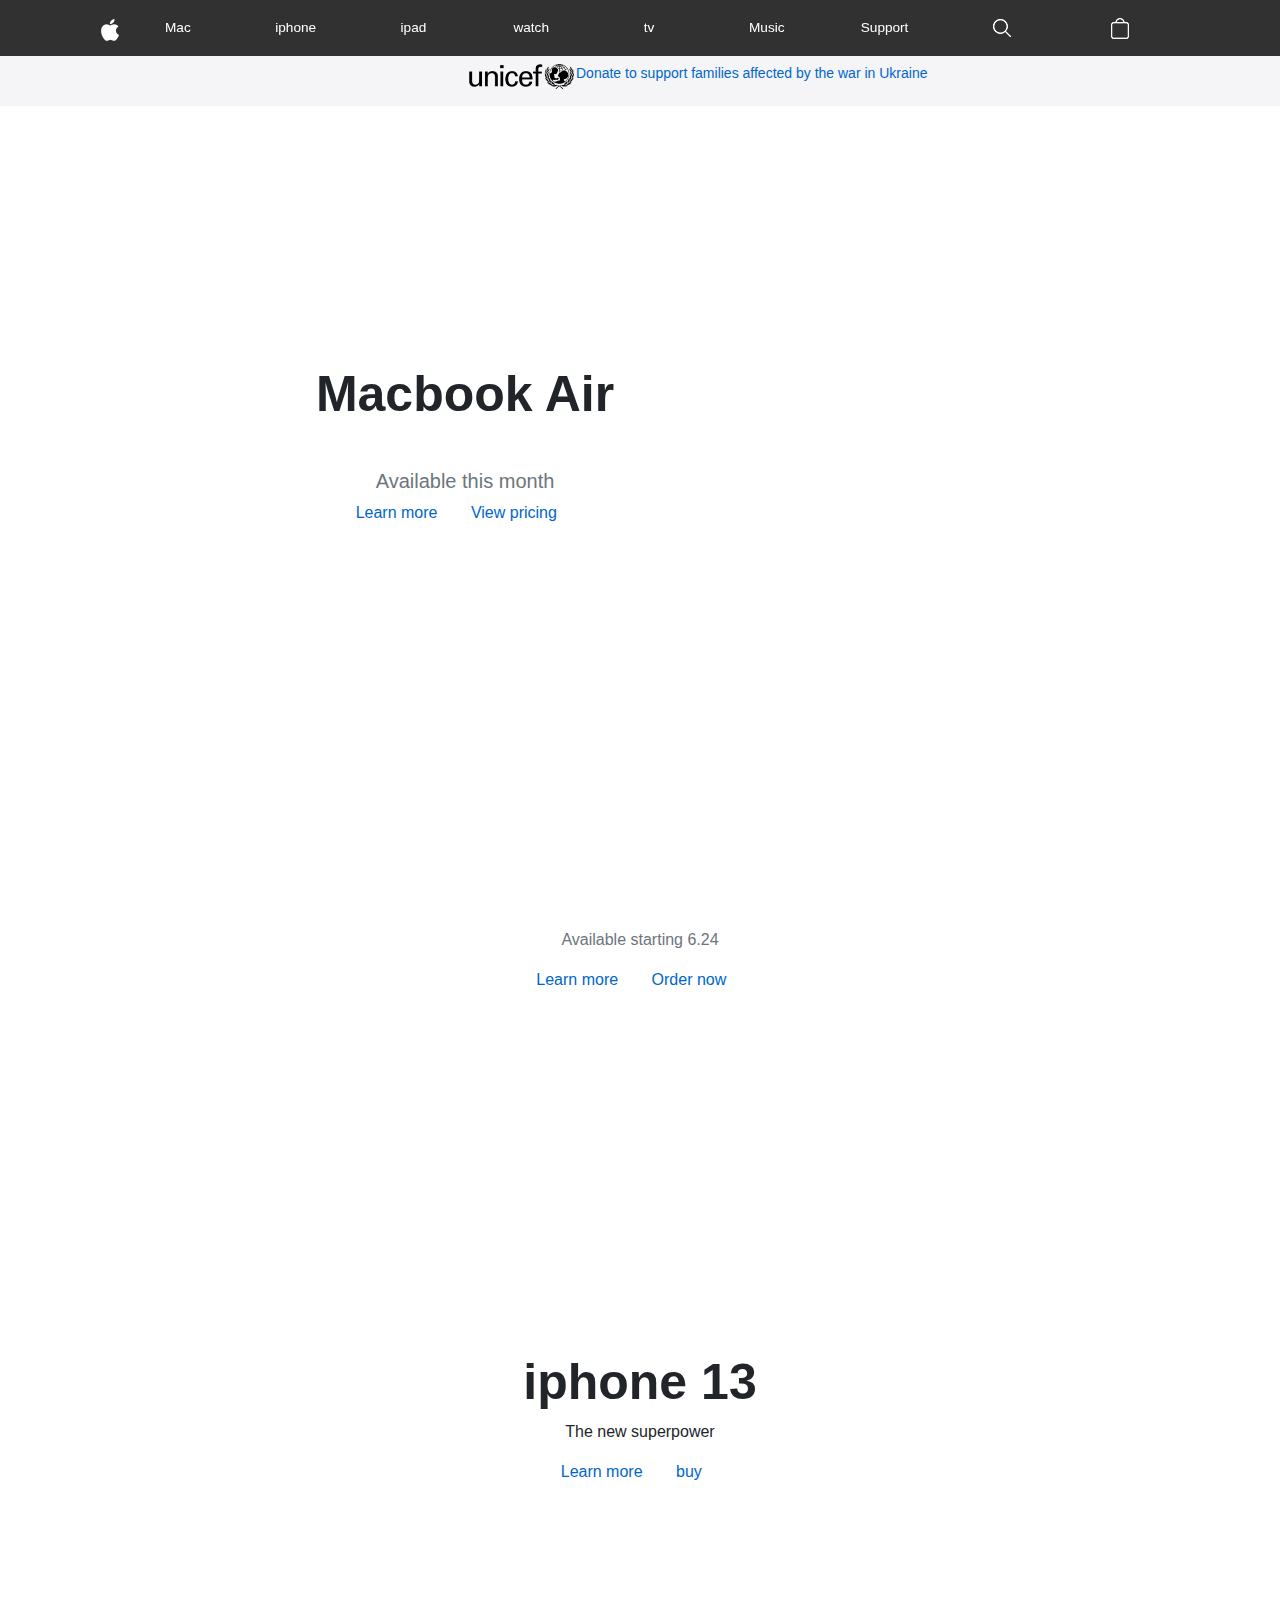
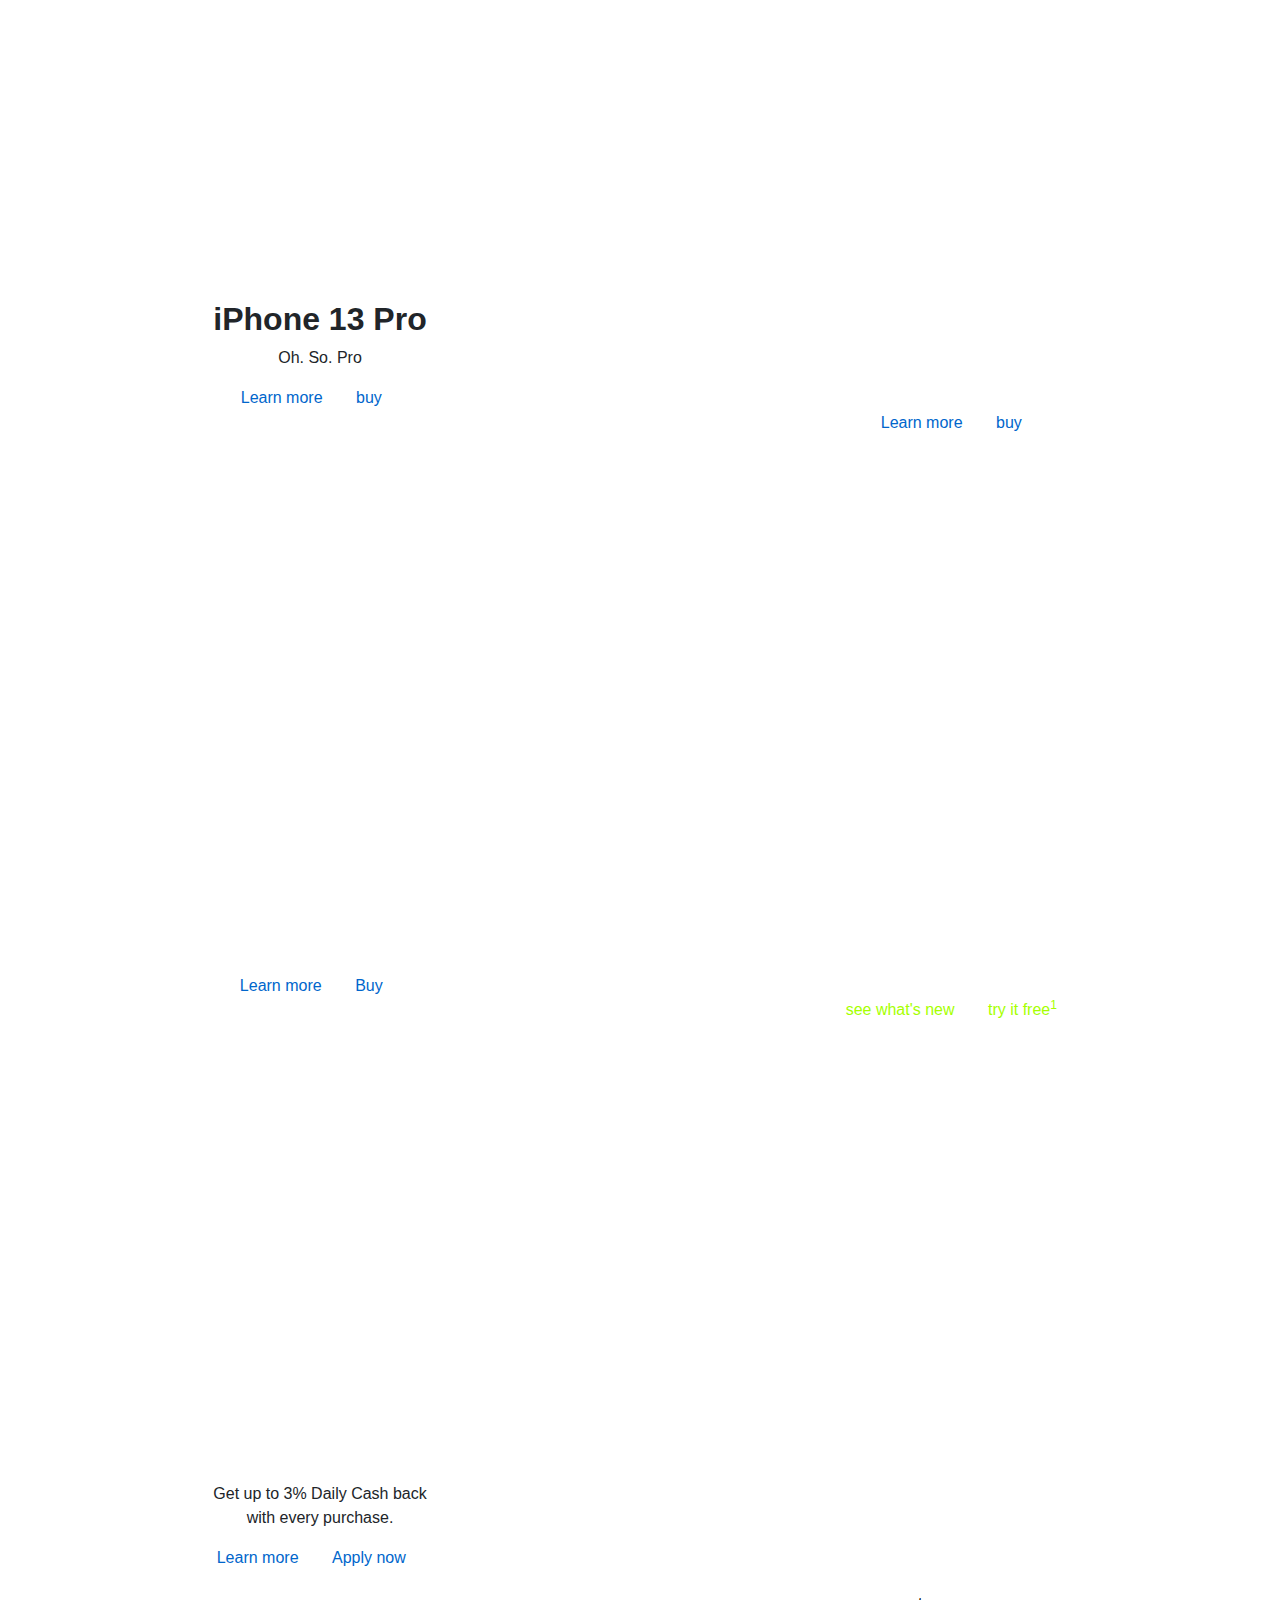
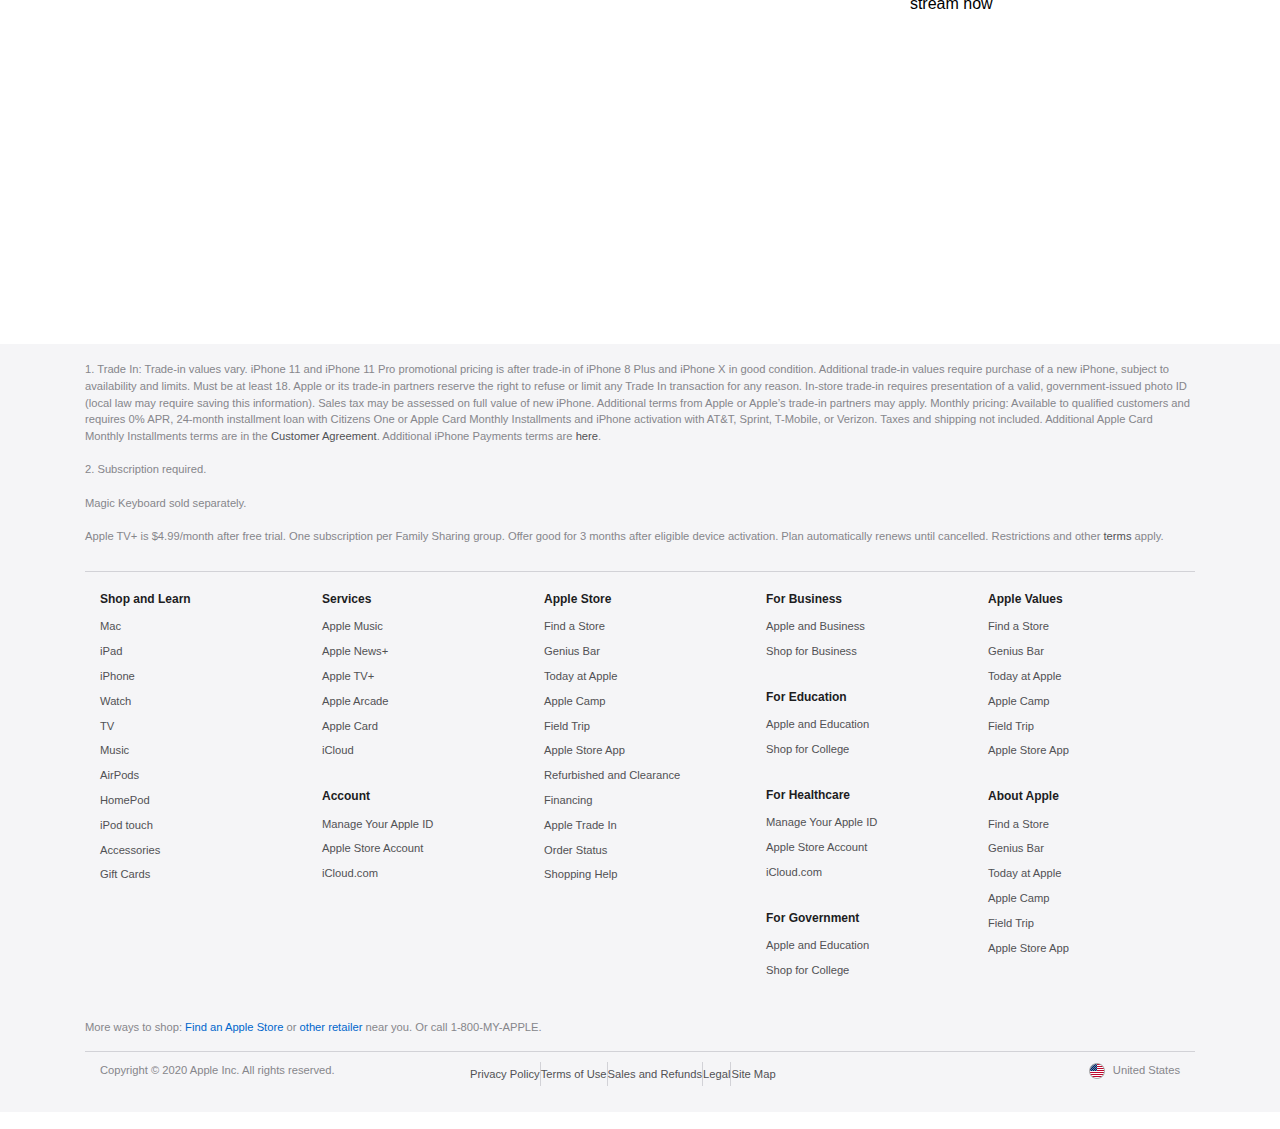
<file: Resources/index.html>
<!DOCTYPE html>
<html>

<head>
  <title>Apple Responsive Replica</title>

  <!-- Some meta tags -->
  <meta charset="utf-8" />
  <meta name="viewport" content="width=device-width, initial-scale=1, shrink-to-fit=no" />
  <meta name="title" content="Apple Responsive Replica" />
  <meta name="description" content="A responsive replica of Apple's website" />
  <link rel='icon' href='images/icons/favicon.ico' type='image/x-icon' />

  <!-- Link to the Font-Awesome Font -->
  <link rel="stylesheet" href="https://maxcdn.bootstrapcdn.com/font-awesome/4.6.2/css/font-awesome.min.css" />

  <!-- Link to Montserrat font from Google Fonts-->
  <link
    href="https://fonts.googleapis.com/css?family=Montserrat:200,200i,300,300i,400,600,600i,700,700i,800,800i,900,900i&display=swap"
    rel="stylesheet" />

  <!-- Styles -->
  <!-- Bootstrap Styles -->
  <link rel="stylesheet" type="text/css" href="css/bootstrap.css" />
  <!-- Custom Styles -->
  <link rel="stylesheet" type="text/css" href="css/styles.css" />
</head>

<body>
  <!-- Header navigation -->
  <div class="nav-wrapper fixed-top">
    <div class="container">
      <nav class="navbar navbar-toggleable-sm navbar-expand-md">
        <button class="navbar-toggler navbar-toggler-right" type="button" data-toggle="collapse"
          data-target=".navbar-collapse">
          ☰
        </button>
        <a class="navbar-brand mx-auto" href="#"><img src="images/icons/logo-sm.png" /></a>

        <div class="navbar-collapse collapse">
          <ul class="navbar-nav nav-justified w-100 nav-fill">
            <li class="nav-item">
              <a class="nav-link js-scroll-trigger" href="/mac/">Mac</a>
            </li>
            <li class="nav-item">
              <a class="nav-link js-scroll-trigger" href="#">iphone</a>
            </li>
            <li class="nav-item">
              <a class="nav-link js-scroll-trigger" href="#">ipad</a>
            </li>
            <li class="nav-item">
              <a class="nav-link js-scroll-trigger" href="#">watch</a>
            </li>
            <li class="nav-item">
              <a class="nav-link js-scroll-trigger" href="#">tv</a>
            </li>
            <li class="nav-item">
              <a class="nav-link js-scroll-trigger" href="#">Music</a>
            </li>
            <li class="nav-item">
              <a class="nav-link js-scroll-trigger" href="#">Support</a>
            </li>
            <li class="nav-item">
              <a class="nav-link js-scroll-trigger" href="/search/"><img src="images/icons/search-icon-sm.png" /></a>
            </li>
            <li class="nav-item">
              <a class="nav-link js-scroll-trigger" href="/cart/"><img src="images/icons/cart-sm.png" /></a>
            </li>
          </ul>
        </div>
      </nav>
    </div>
  </div>
  <!-- Your code goes in here -->
  <!--unicef start here  -->
  <div class="container-fluid px-0 ">
    <div class="unicef-wrapper d-md-flex">
      <div class="unicef-logo"></div>
      <div class="unicef-text "><a href="#">Donate to support families affected by the war in Ukraine</a></div>
    </div>
    <!-- unicef end here -->

    <!--first body section starts here -->
    <div class="main-highlight-wrapper text-center">
      <h2 class="pt-5 font-weight-bold">Macbook Air</h2>
      <h3></h3>
      <p class="text-muted h5">Available this month</p>

      <ul class="links-wrapper list-unstyled d-flex justify-content-center">
        <li class="pr-2"><a href="#">Learn more</a></li>
        <li class="pl-2"><a href="#">View pricing</a></li>
      </ul>

    </div>
    <!-- first body section end here -->

    <!-- second body section starts here -->
    <div class="second-highight-wrapper text-center white container-fluid px-0 ">
      <h2 class="font-weight-bold pt-5">Macbook pro 13"</h2>
      <h3 class="py-0"></h3>
      <p class="text-muted ">Available starting 6.24</p>
      <ul class="links-wrapper list-unstyled d-flex justify-content-center">
        <li class="pr-2"><a href="#">Learn more</a></li>
        <li class="pl-2"><a href="#">Order now</a></li>
      </ul>
    </div>
    <!-- second body section end here -->

    <!-- third body section starts here -->
    <div class="third-highight-wrapper text-center container-fluid px-0">
      <h2 class="font-weight-bold pt-5">iphone 13</h2>
      <p>The new superpower</p>
      <ul class="links-wrapper list-unstyled d-flex justify-content-center">
        <li class="pr-2"><a href="#">Learn more</a></li>
        <li class="pl-2"><a href="#">buy</a></li>
      </ul>
    </div>
    <!-- third body section end here -->

    <!-- fourth body section starts here -->
    <div class="fourth-highlight-wrapper text-center pt-5 row container-fluid px-0">
      <div class="left-side-wrapper col-md">
        <h2 class="font-weight-bold">iPhone 13 Pro</h2>
        <p>Oh. So. Pro</p>
        <ul class="links-wrapper list-unstyled d-flex justify-content-center">
          <li class="pr-2"><a href="#">Learn more</a></li>
          <li class="pl-2"><a href="#">buy</a></li>
        </ul>
      </div>

      <div class="right-side-wrapper pt-5 col-md">
        <h2></h2>
        <p></p>
        <ul class="links-wrapper list-unstyled d-flex justify-content-center">
          <li class="pr-2"><a href="#">Learn more</a></li>
          <li class="pl-2"><a href="#">buy</a></li>
        </ul>
      </div>
    </div>
    <!--fourth body section end here  -->

    <!-- fifth body section starts here -->
    <div class="fifth-highlight-wrapper text-center white row container-fluid px-0">
      <div class="left-side-wrapper pt-5 col-md">
        <h2></h2>
        <p>light.bright.full of might</p>
        <ul class="links-wrapper list-unstyled d-flex justify-content-center">
          <li class="pr-2"><a href="#">Learn more</a></li>
          <li class="pl-2"><a href="#">Buy</a></li>
        </ul>
      </div>

      <div class="right-side-wrapper pt-5 col-md">
        <h2></h2>
        <p>New Artist Spotlight workouts<br>
          with music by Katy Perry.
        </p>
        <ul class="links-wrapper list-unstyled d-flex justify-content-center">
          <li class="pr-2"><a href="#">see what's new</a></li>
          <li class="pl-2 kt"><a href="#">try it free<sup>1</sup></a></li>
        </ul>
      </div>
    </div>
    <!-- fifth body section end here -->

    <!-- sixth boy section starts here -->
    <div class="sixth-highlight-wrapper text-center row container-fluid px-0">
      <div class="left-side-wrapper pt-5 col-md">
        <h2></h2>
        <p>Get up to 3% Daily Cash back<br>
          with every purchase.
        </p>
        <ul class="links-wrapper list-unstyled d-flex justify-content-center">
          <li class="pr-2"><a href="#">Learn more</a></li>
          <li class="pl-2"><a href="#">Apply now</a></li>
        </ul>
      </div>

      <div class="right-side-wrapper pt-5 col-md">
        <h2></h2>
        <h3 class="my-3"></h3>
        <div class="stream"><a href="#">stream now</a></div>
      </div>
    </div>

  </div>
  <!-- sixth boy section end here -->

  <!-- Footer section stats here -->
  <footer class="footer-wrapper">
    <div class="container">
      <div class="upper-text-container">
        <p>
          1. Trade In: Trade‑in values vary. iPhone 11 and iPhone 11 Pro
          promotional pricing is after trade‑in of iPhone 8 Plus and iPhone X
          in good condition. Additional trade‑in values require purchase of a
          new iPhone, subject to availability and limits. Must be at least 18.
          Apple or its trade-in partners reserve the right to refuse or limit
          any Trade In transaction for any reason. In‑store trade‑in requires
          presentation of a valid, government-issued photo ID (local law may
          require saving this information). Sales tax may be assessed on full
          value of new iPhone. Additional terms from Apple or Apple’s trade-in
          partners may apply. Monthly pricing: Available to qualified
          customers and requires 0% APR, 24-month installment loan with
          Citizens One or Apple Card Monthly Installments and iPhone
          activation with AT&T, Sprint, T-Mobile, or Verizon. Taxes and
          shipping not included. Additional Apple Card Monthly Installments
          terms are in the
          <a href="https://www.goldmansachs.com/terms-and-conditions/Apple-Card-Customer-Agreement.pdf" target="_blank">
            Customer Agreement</a>. Additional iPhone Payments terms are
          <a href="https://www.apple.com/legal/sales-support/iphoneinstallments_us/">
            here</a>.
        </p>
        <p>
          2. Subscription required.<br /><br />
          Magic Keyboard sold separately.<br /><br />
          Apple TV+ is $4.99/month after free trial. One subscription per
          Family Sharing group. Offer good for 3 months after eligible device
          activation. Plan automatically renews until cancelled. Restrictions
          and other <a href="https://www.apple.com/promo/">terms </a> apply.
        </p>
      </div>
      <div class="footer-links-wrapper row">
        <div class="links-wrapper-1 col-sm-12 col-md">
          <h3>Shop and Learn</h3>
          <ul>
            <li><a href="#">Mac</a></li>
            <li><a href="#">iPad</a></li>
            <li><a href="#">iPhone</a></li>
            <li><a href="#">Watch</a></li>
            <li><a href="#">TV</a></li>
            <li><a href="#">Music</a></li>
            <li><a href="#">AirPods</a></li>
            <li><a href="#">HomePod</a></li>
            <li><a href="#">iPod touch</a></li>
            <li><a href="#">Accessories</a></li>
            <li><a href="#">Gift Cards</a></li>
          </ul>
        </div>
        <div class="links-wrapper-2 col-sm-12 col-md">
          <h3>Services</h3>
          <ul>
            <li><a href="#">Apple Music</a></li>
            <li><a href="#">Apple News+</a></li>
            <li><a href="#">Apple TV+</a></li>
            <li><a href="#">Apple Arcade</a></li>
            <li><a href="#">Apple Card</a></li>
            <li><a href="#">iCloud</a></li>
          </ul>
          <h3>Account</h3>
          <ul>
            <li><a href="#">Manage Your Apple ID</a></li>
            <li><a href="#">Apple Store Account</a></li>
            <li><a href="#">iCloud.com</a></li>
          </ul>
        </div>
        <div class="links-wrapper-3 col-sm-12 col-md">
          <h3>Apple Store</h3>
          <ul>
            <li><a href="#">Find a Store</a></li>
            <li><a href="#">Genius Bar</a></li>
            <li><a href="#">Today at Apple</a></li>
            <li><a href="#">Apple Camp</a></li>
            <li><a href="#">Field Trip</a></li>
            <li><a href="#">Apple Store App</a></li>
            <li><a href="#">Refurbished and Clearance</a></li>
            <li><a href="#">Financing</a></li>
            <li><a href="#">Apple Trade In</a></li>
            <li><a href="#">Order Status</a></li>
            <li><a href="#">Shopping Help</a></li>
          </ul>
        </div>
        <div class="links-wrapper-4 col-sm-12 col-md">
          <h3>For Business</h3>
          <ul>
            <li><a href="#">Apple and Business</a></li>
            <li><a href="#">Shop for Business</a></li>
          </ul>
          <h3>For Education</h3>
          <ul>
            <li><a href="#">Apple and Education</a></li>
            <li><a href="#">Shop for College</a></li>
          </ul>
          <h3>For Healthcare</h3>
          <ul>
            <li><a href="#">Manage Your Apple ID</a></li>
            <li><a href="#">Apple Store Account</a></li>
            <li><a href="#">iCloud.com</a></li>
          </ul>
          <h3>For Government</h3>
          <ul>
            <li><a href="#">Apple and Education</a></li>
            <li><a href="#">Shop for College</a></li>
          </ul>
        </div>
        <div class="links-wrapper-5 col-sm-12 col-md">
          <h3>Apple Values</h3>
          <ul>
            <li><a href="#">Find a Store</a></li>
            <li><a href="#">Genius Bar</a></li>
            <li><a href="#">Today at Apple</a></li>
            <li><a href="#">Apple Camp</a></li>
            <li><a href="#">Field Trip</a></li>
            <li><a href="#">Apple Store App</a></li>
          </ul>
          <h3>About Apple</h3>
          <ul>
            <li><a href="#">Find a Store</a></li>
            <li><a href="#">Genius Bar</a></li>
            <li><a href="#">Today at Apple</a></li>
            <li><a href="#">Apple Camp</a></li>
            <li><a href="#">Field Trip</a></li>
            <li><a href="#">Apple Store App</a></li>
          </ul>
        </div>
      </div>
      <div class="my-apple-wrapper">
        More ways to shop: <a href="#">Find an Apple Store</a> or
        <a href="#">other retailer</a> near you. Or call 1-800-MY-APPLE.
      </div>
      <div class="copyright-wrapper row">
        <div class="copyright col-sm-12 order-2 col-md-8 order-md-1 col-lg-4 order-lg-1">
          Copyright &copy; 2020 Apple Inc. All rights reserved.
        </div>
        <div class="footer-links-terms col-sm-12 order-3 col-lg-6 order-lg-2">
          <ul>
            <li><a href="#">Privacy Policy</a></li>
            <li><a href="#">Terms of Use</a></li>
            <li><a href="#">Sales and Refunds</a></li>
            <li><a href="#">Legal</a></li>
            <li><a href="#">Site Map</a></li>
          </ul>
        </div>
        <div class="footer-country col-sm-12 order-1 col-md-4 order-md-2 text-md-right col-lg-2 order-lg-3">
          <div class="flag-wrapper"><img src="images/icons/16.png" /></div>
          <div class="footer-country-name">United States</div>
        </div>
      </div>
    </div>
  </footer>
  <!-- Footer section ends here -->

  <!-- Javascript -->

  <!-- jQuery -->
  <script src="https://ajax.googleapis.com/ajax/libs/jquery/3.4.1/jquery.min.js"></script>

  <!-- Bootsrap JS -->
  <script src="js/bootstrap.js"></script>
  <!-- link to custom -->
  <script src="./js/custom.js"></script>
</body>

</html>
</file>
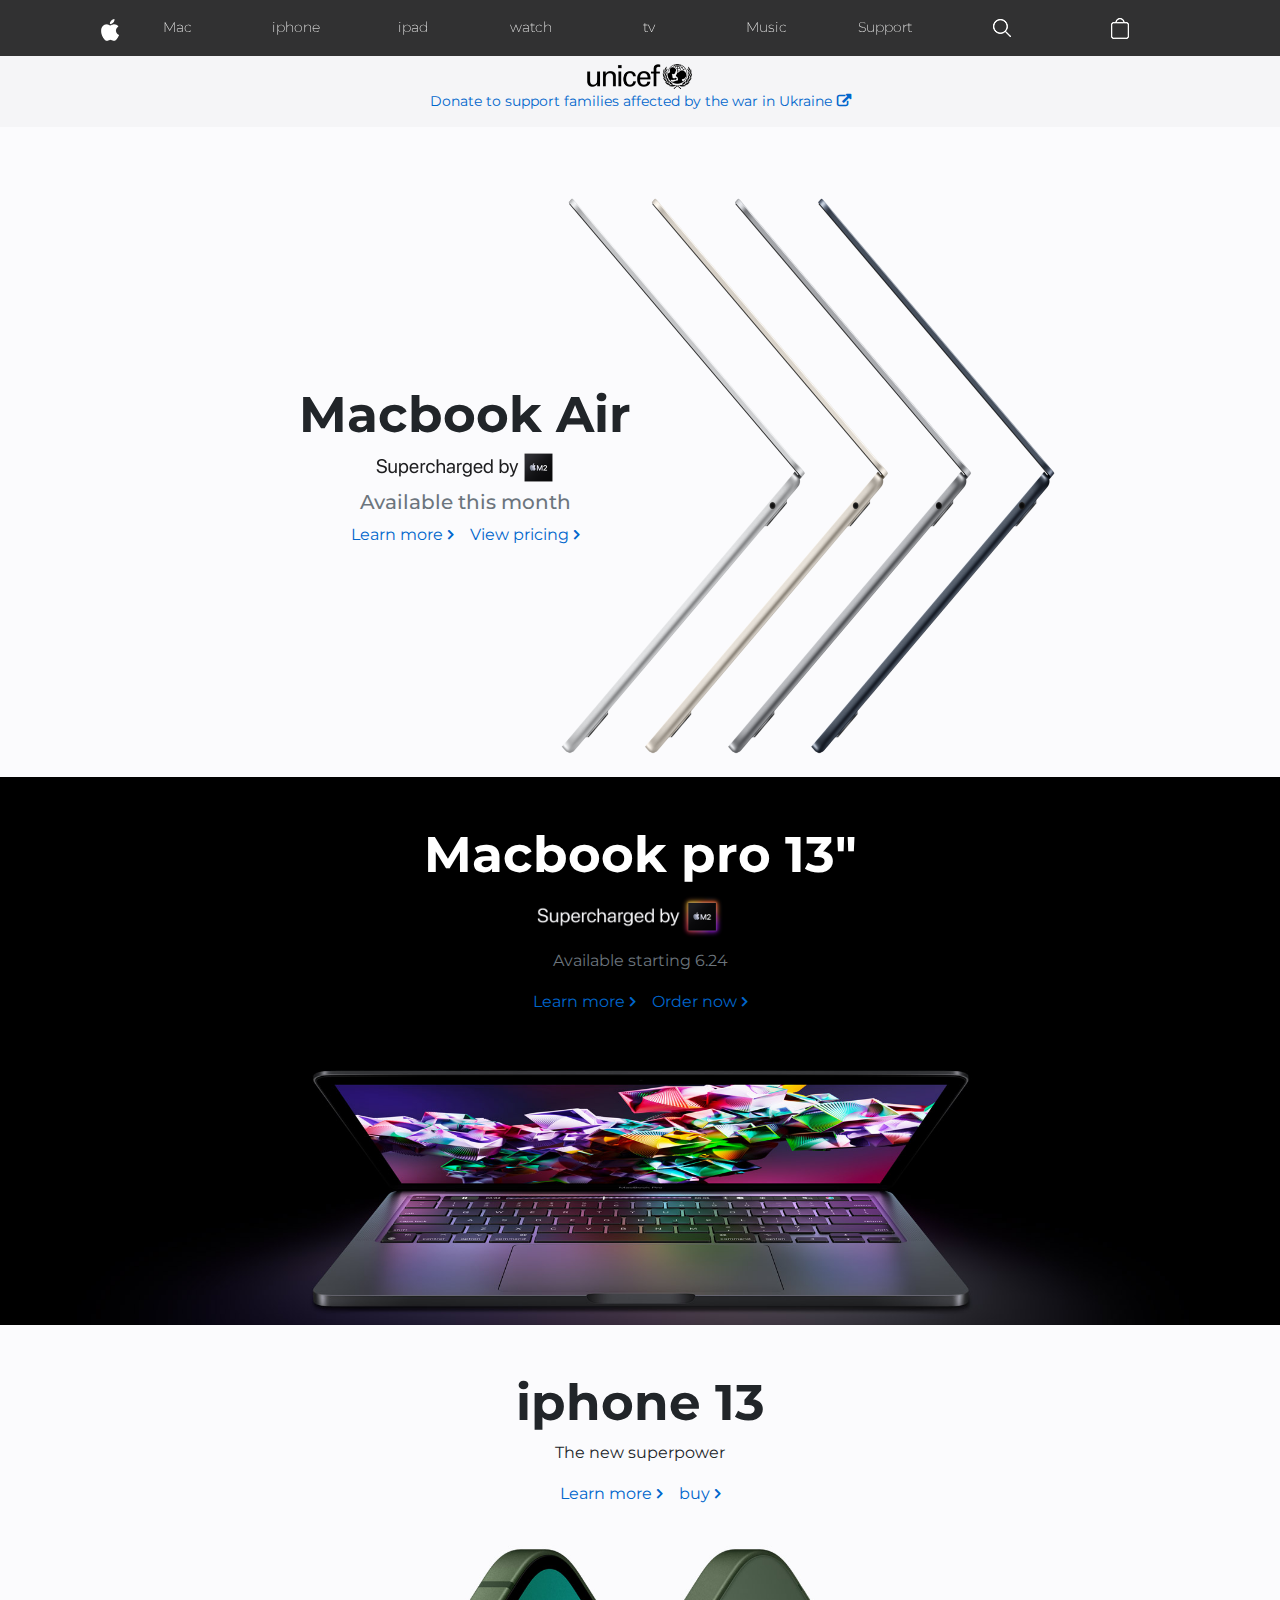
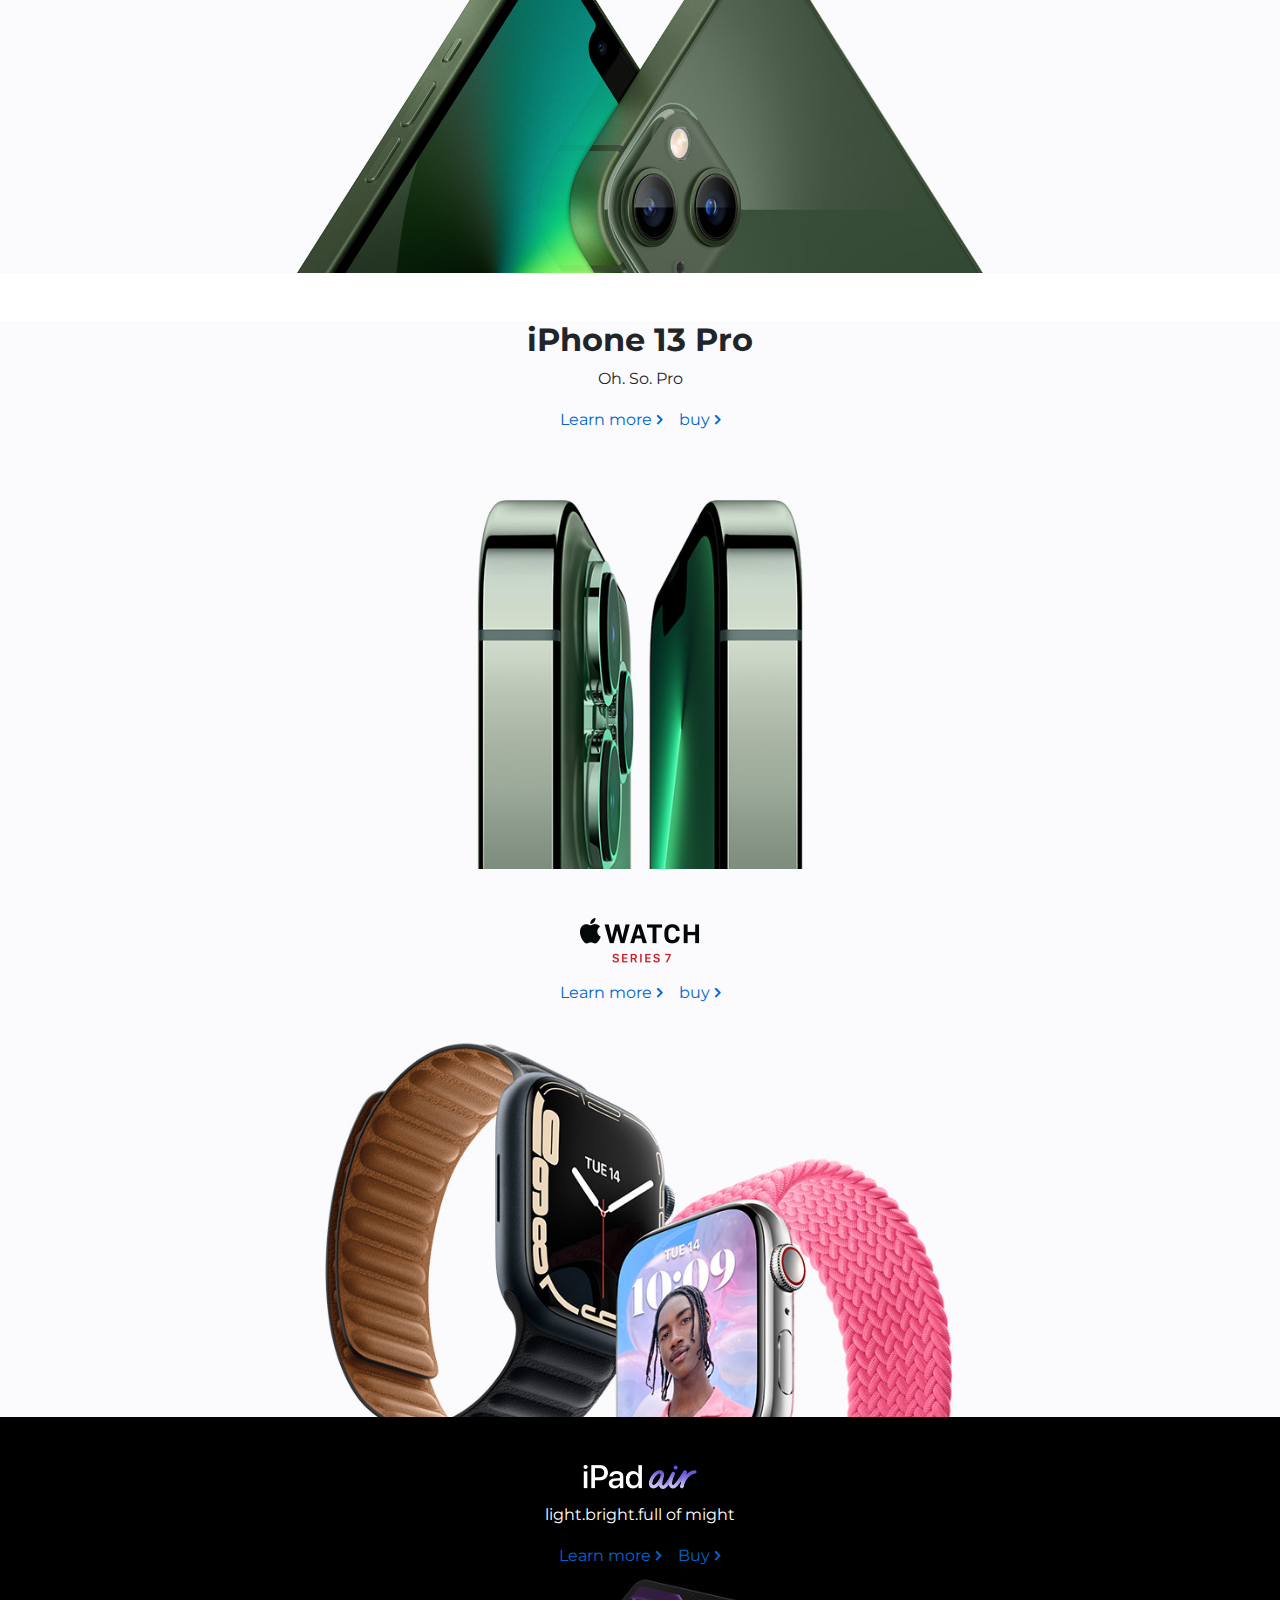
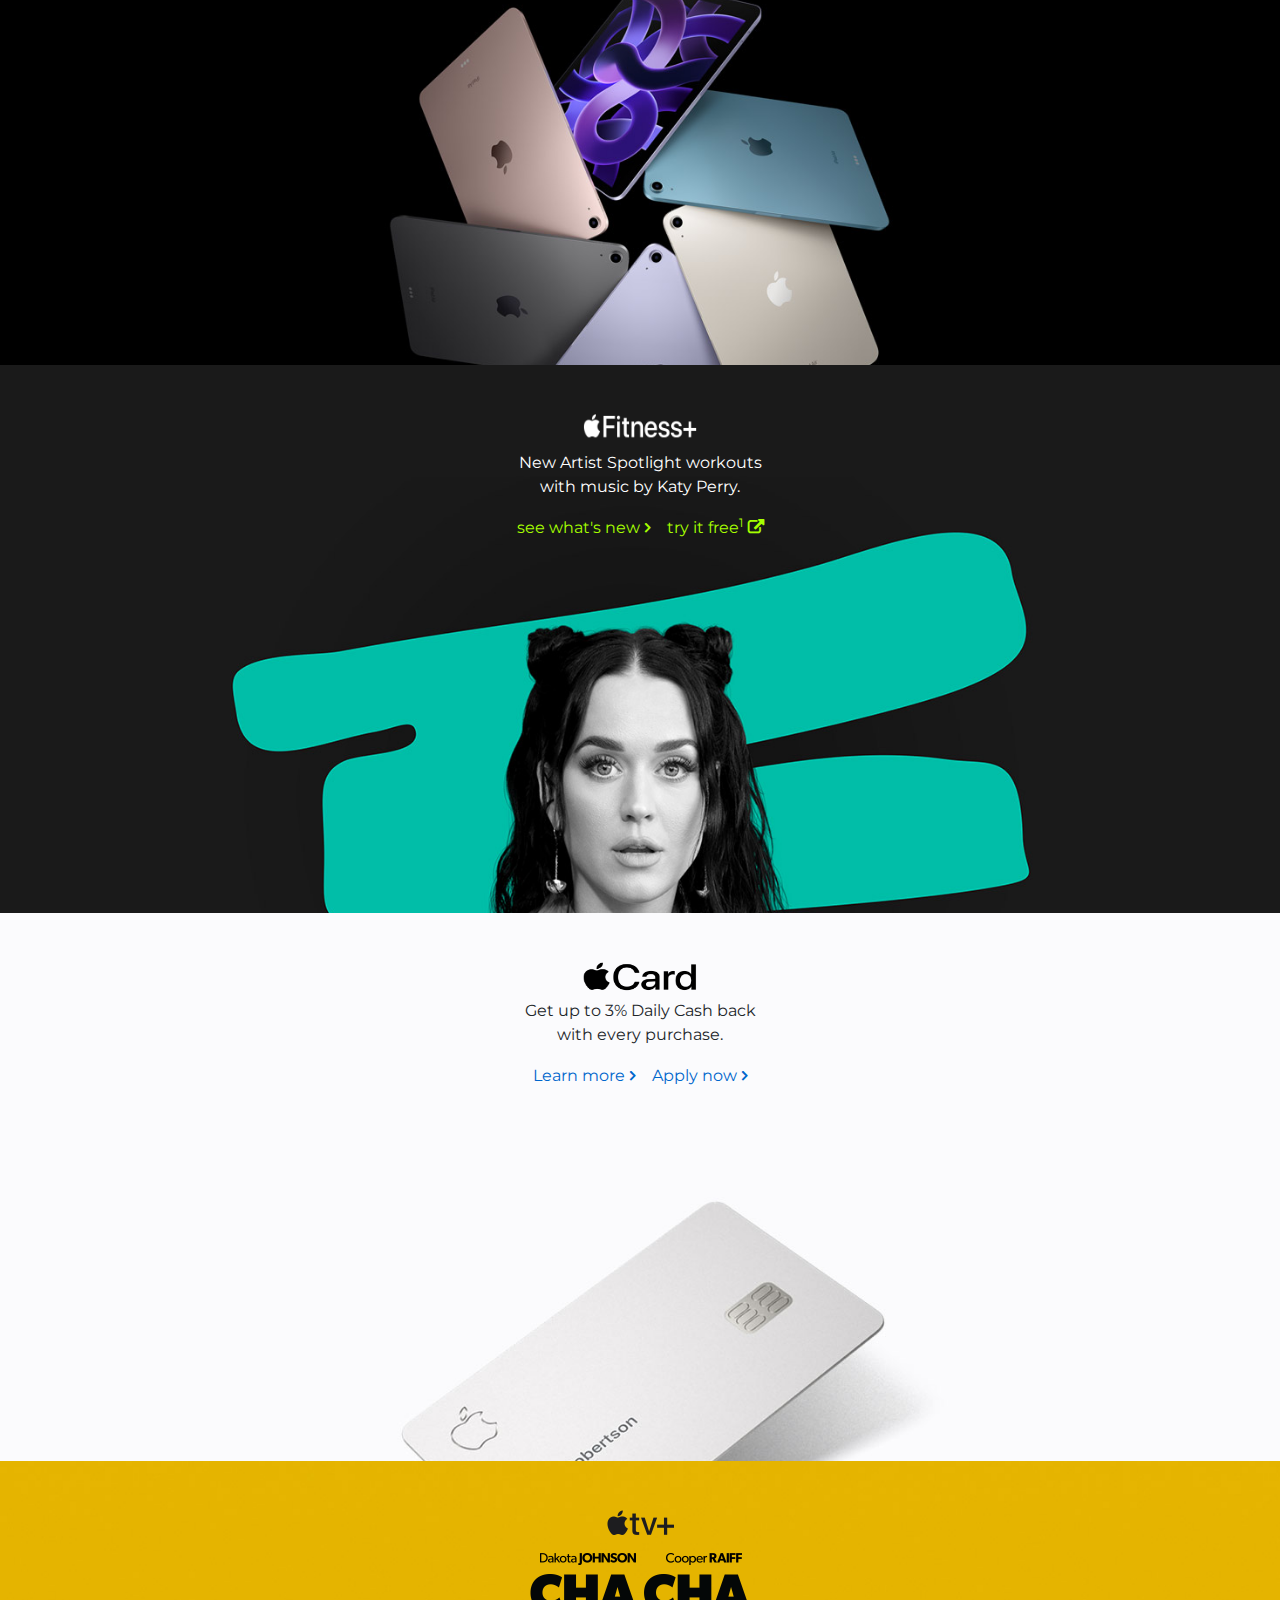
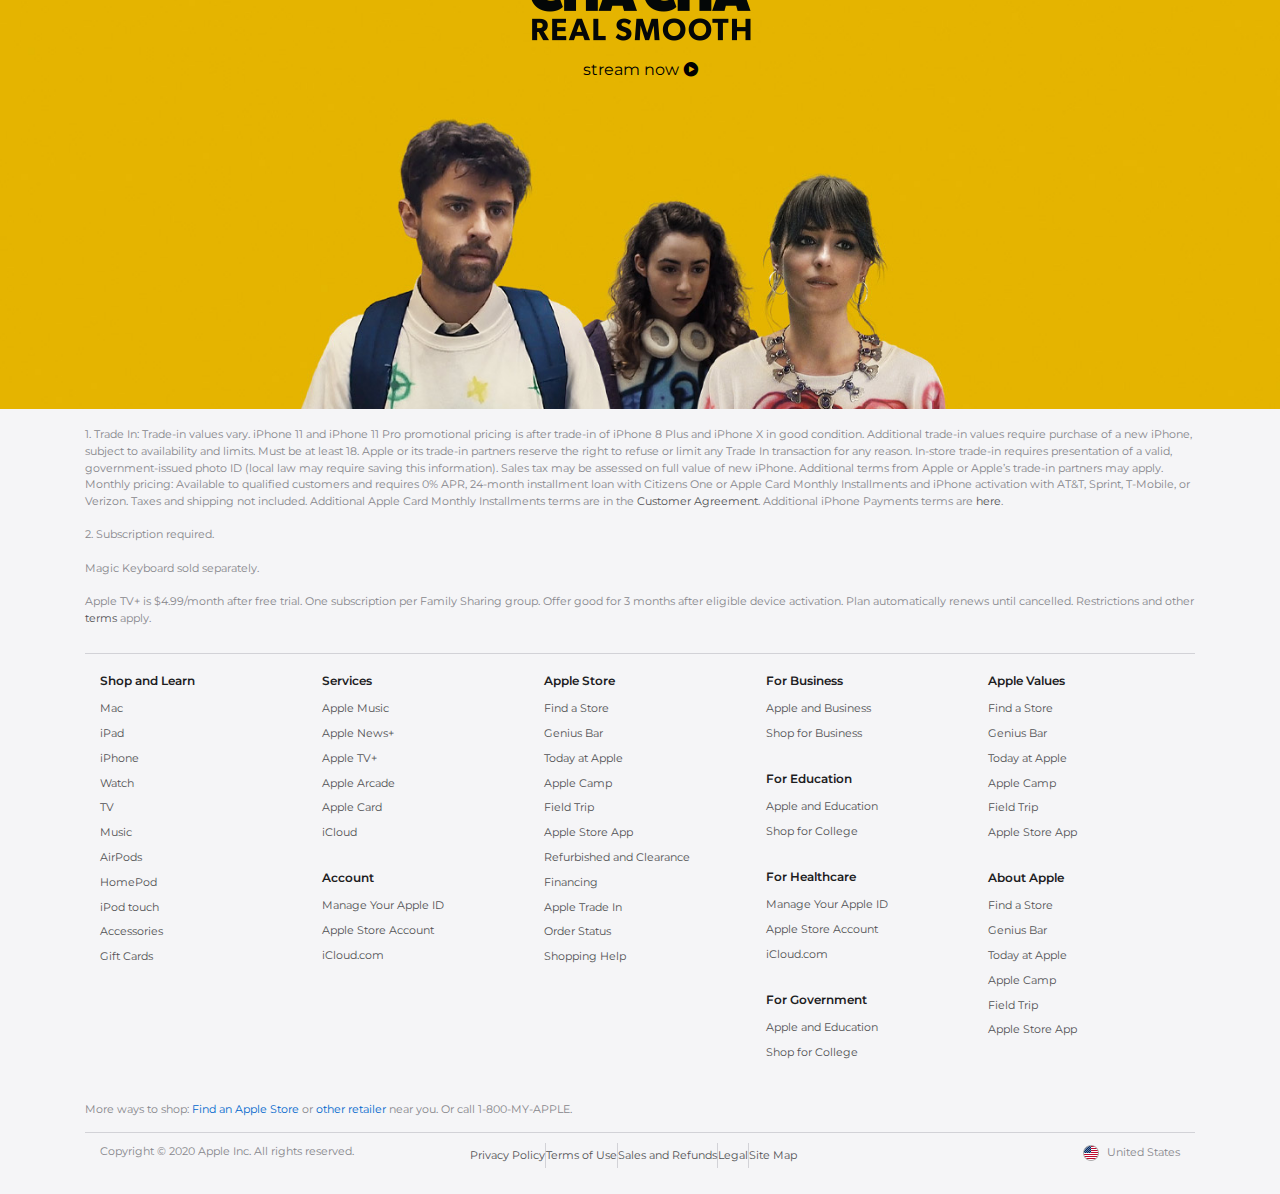
<file: Resources/images/Apple Newpageimage/group project/Project/index.html>
<!DOCTYPE html>
<html>
  <head>
    <title>Apple Responsive Replica</title>

    <!-- Some meta tags -->
    <meta charset="utf-8" />
    <meta
      name="viewport"
      content="width=device-width, initial-scale=1, shrink-to-fit=no"
    />
    <meta name="title" content="Apple Responsive Replica" />
    <meta
      name="description"
      content="A responsive replica of Apple's website"
    />
    <link rel='icon' href='images/icons/favicon.ico' type='image/x-icon'/ >

    <!-- Link to the Font-Awesome Font -->
    <link
      rel="stylesheet"
      href="https://maxcdn.bootstrapcdn.com/font-awesome/4.6.2/css/font-awesome.min.css"
    />

    <!-- Link to Montserrat font from Google Fonts-->
    <link
      href="https://fonts.googleapis.com/css?family=Montserrat:200,200i,300,300i,400,600,600i,700,700i,800,800i,900,900i&display=swap"
      rel="stylesheet"
    />

    <!-- Styles -->
    <!-- Bootstrap Styles -->
    <link rel="stylesheet" type="text/css" href="css/bootstrap.css" />
    <!-- Custom Styles -->
    <link rel="stylesheet" type="text/css" href="css/styles.css" />
  </head>
  <body>
    <!-- Header navigation -->
    <div class="nav-wrapper fixed-top">
      <div class="container">
        <nav class="navbar navbar-toggleable-sm navbar-expand-md">
          <button
            class="navbar-toggler navbar-toggler-right"
            type="button"
            data-toggle="collapse"
            data-target=".navbar-collapse"
          >
            ☰
          </button>
          <a class="navbar-brand mx-auto" href="#"
            ><img src="images/icons/logo-sm.png"
          /></a>

          <div class="navbar-collapse collapse">
            <ul class="navbar-nav nav-justified w-100 nav-fill">
              <li class="nav-item">
                <a class="nav-link js-scroll-trigger" href="/mac/">Mac</a>
              </li>
              <li class="nav-item">
                <a class="nav-link js-scroll-trigger" href="#">iphone</a>
              </li>
              <li class="nav-item">
                <a class="nav-link js-scroll-trigger" href="#">ipad</a>
              </li>
              <li class="nav-item">
                <a class="nav-link js-scroll-trigger" href="#">watch</a>
              </li>
              <li class="nav-item">
                <a class="nav-link js-scroll-trigger" href="#">tv</a>
              </li>
              <li class="nav-item">
                <a class="nav-link js-scroll-trigger" href="#">Music</a>
              </li>
              <li class="nav-item">
                <a class="nav-link js-scroll-trigger" href="#">Support</a>
              </li>
              <li class="nav-item">
                <a class="nav-link js-scroll-trigger" href="/search/"
                  ><img src="images/icons/search-icon-sm.png"
                /></a>
              </li>
              <li class="nav-item">
                <a class="nav-link js-scroll-trigger" href="/cart/"
                  ><img src="images/icons/cart-sm.png"
                /></a>
              </li>
            </ul>
          </div>
        </nav>
      </div>
    </div>

    <!-- Your code goes in here -->
    <!--  -->
    <div class="container-fluid px-0 ">
<div class="unicef-wrapper">
  <div class="unicef-logo"></div>
  <div class="unicef-text "><a href="#">Donate to support families affected by the war in Ukraine</a></div>
</div>
<!-- main highlight starts here -->
<div class="main-highlight-wrapper text-center">
  <h2 class="pt-5 font-weight-bold">Macbook Air</h2>
  <h3></h3>
  <p class="text-muted h5">Available this month</p>
  
    <ul class="links-wrapper list-unstyled d-flex justify-content-center">
      <li class="pr-2"><a href="#">Learn more</a></li>
      <li class="pl-2"><a href="#">View pricing</a></li>
    </ul>
  
</div>

<!-- second higlight starts here -->
<div class="second-highight-wrapper text-center white ">
  <h2 class="font-weight-bold pt-5">Macbook pro 13"</h2>
  <h3 class="py-0" ></h3>
  <p class="text-muted ">Available starting 6.24</p>
  <ul class="links-wrapper list-unstyled d-flex justify-content-center">
    <li class="pr-2"><a href="#">Learn more</a></li>
    <li class="pl-2"><a href="#">Order now</a></li>
  </ul>
</div>
<!-- third highlight starts here -->
<div class="third-highight-wrapper text-center">
  <h2 class="font-weight-bold pt-5">iphone 13</h2>
  <p>The new superpower</p>
  <ul class="links-wrapper list-unstyled d-flex justify-content-center">
    <li class="pr-2"><a href="#">Learn more</a></li>
    <li class="pl-2"><a href="#">buy</a></li>
  </ul>
</div>
<!-- fourth highlight starts here -->
<div class="fourth-highlight-wrapper text-center pt-5">
  <div class="left-side-wrapper">
<h2 class="font-weight-bold">iPhone 13 Pro</h2>
<p>Oh. So. Pro</p>
<ul class="links-wrapper list-unstyled d-flex justify-content-center">
  <li class="pr-2"><a href="#">Learn more</a></li>
  <li class="pl-2"><a href="#">buy</a></li>
</ul>
  </div>

  <div class="right-side-wrapper pt-5 ">
    <h2 ></h2>
    <p></p>
    <ul class="links-wrapper list-unstyled d-flex justify-content-center">
      <li class="pr-2"><a href="#">Learn more</a></li>
      <li class="pl-2"><a href="#">buy</a></li>
    </ul>
  </div>
</div>
<!-- fifth highlight starts here -->
<div class="fifth-highlight-wrapper text-center white">
  <div class="left-side-wrapper pt-5">
<h2></h2>
<p>light.bright.full of might</p>
<ul class="links-wrapper list-unstyled d-flex justify-content-center">
  <li class="pr-2"><a href="#">Learn more</a></li>
  <li class="pl-2"><a href="#">Buy</a></li>
</ul>
  </div>

  <div class="right-side-wrapper pt-5">
    <h2></h2>
    <p>New Artist Spotlight workouts<br>
      with music by Katy Perry.
      </p>
    <ul class="links-wrapper list-unstyled d-flex justify-content-center">
      <li class="pr-2"><a href="#">see what's new</a></li>
      <li class="pl-2 kt"><a href="#">try it free<sup>1</sup></a></li>
    </ul>
  </div>
</div>
<!-- sixth highlighter starts here -->
<div class="sixth-highlight-wrapper text-center">
  <div class="left-side-wrapper pt-5">
<h2></h2>
<p>Get up to 3% Daily Cash back<br>
  with every purchase.
  </p>
<ul class="links-wrapper list-unstyled d-flex justify-content-center">
  <li class="pr-2"><a href="#">Learn more</a></li>
  <li class="pl-2"><a href="#">Apply now</a></li>
</ul>
  </div>

  <div class="right-side-wrapper pt-5">
    <h2></h2>
    <h3 class="my-3"></h3>
    <div class="stream"><a href="#">stream now</a></div>
  </div>
</div>
    </div>
    <!-- Footer section stats here -->
    <footer class="footer-wrapper">
      <div class="container">
        <div class="upper-text-container">
          <p>
            1. Trade In: Trade‑in values vary. iPhone 11 and iPhone 11 Pro
            promotional pricing is after trade‑in of iPhone 8 Plus and iPhone X
            in good condition. Additional trade‑in values require purchase of a
            new iPhone, subject to availability and limits. Must be at least 18.
            Apple or its trade-in partners reserve the right to refuse or limit
            any Trade In transaction for any reason. In‑store trade‑in requires
            presentation of a valid, government-issued photo ID (local law may
            require saving this information). Sales tax may be assessed on full
            value of new iPhone. Additional terms from Apple or Apple’s trade-in
            partners may apply. Monthly pricing: Available to qualified
            customers and requires 0% APR, 24-month installment loan with
            Citizens One or Apple Card Monthly Installments and iPhone
            activation with AT&T, Sprint, T-Mobile, or Verizon. Taxes and
            shipping not included. Additional Apple Card Monthly Installments
            terms are in the
            <a
              href="https://www.goldmansachs.com/terms-and-conditions/Apple-Card-Customer-Agreement.pdf"
              target="_blank"
            >
              Customer Agreement</a
            >. Additional iPhone Payments terms are
            <a
              href="https://www.apple.com/legal/sales-support/iphoneinstallments_us/"
            >
              here</a
            >.
          </p>
          <p>
            2. Subscription required.<br /><br />
            Magic Keyboard sold separately.<br /><br />
            Apple TV+ is $4.99/month after free trial. One subscription per
            Family Sharing group. Offer good for 3 months after eligible device
            activation. Plan automatically renews until cancelled. Restrictions
            and other <a href="https://www.apple.com/promo/">terms </a> apply.
          </p>
        </div>
        <div class="footer-links-wrapper row">
          <div class="links-wrapper-1 col-sm-12 col-md">
            <h3>Shop and Learn</h3>
            <ul>
              <li><a href="#">Mac</a></li>
              <li><a href="#">iPad</a></li>
              <li><a href="#">iPhone</a></li>
              <li><a href="#">Watch</a></li>
              <li><a href="#">TV</a></li>
              <li><a href="#">Music</a></li>
              <li><a href="#">AirPods</a></li>
              <li><a href="#">HomePod</a></li>
              <li><a href="#">iPod touch</a></li>
              <li><a href="#">Accessories</a></li>
              <li><a href="#">Gift Cards</a></li>
            </ul>
          </div>
          <div class="links-wrapper-2 col-sm-12 col-md">
            <h3>Services</h3>
            <ul>
              <li><a href="#">Apple Music</a></li>
              <li><a href="#">Apple News+</a></li>
              <li><a href="#">Apple TV+</a></li>
              <li><a href="#">Apple Arcade</a></li>
              <li><a href="#">Apple Card</a></li>
              <li><a href="#">iCloud</a></li>
            </ul>
            <h3>Account</h3>
            <ul>
              <li><a href="#">Manage Your Apple ID</a></li>
              <li><a href="#">Apple Store Account</a></li>
              <li><a href="#">iCloud.com</a></li>
            </ul>
          </div>
          <div class="links-wrapper-3 col-sm-12 col-md">
            <h3>Apple Store</h3>
            <ul>
              <li><a href="#">Find a Store</a></li>
              <li><a href="#">Genius Bar</a></li>
              <li><a href="#">Today at Apple</a></li>
              <li><a href="#">Apple Camp</a></li>
              <li><a href="#">Field Trip</a></li>
              <li><a href="#">Apple Store App</a></li>
              <li><a href="#">Refurbished and Clearance</a></li>
              <li><a href="#">Financing</a></li>
              <li><a href="#">Apple Trade In</a></li>
              <li><a href="#">Order Status</a></li>
              <li><a href="#">Shopping Help</a></li>
            </ul>
          </div>
          <div class="links-wrapper-4 col-sm-12 col-md">
            <h3>For Business</h3>
            <ul>
              <li><a href="#">Apple and Business</a></li>
              <li><a href="#">Shop for Business</a></li>
            </ul>
            <h3>For Education</h3>
            <ul>
              <li><a href="#">Apple and Education</a></li>
              <li><a href="#">Shop for College</a></li>
            </ul>
            <h3>For Healthcare</h3>
            <ul>
              <li><a href="#">Manage Your Apple ID</a></li>
              <li><a href="#">Apple Store Account</a></li>
              <li><a href="#">iCloud.com</a></li>
            </ul>
            <h3>For Government</h3>
            <ul>
              <li><a href="#">Apple and Education</a></li>
              <li><a href="#">Shop for College</a></li>
            </ul>
          </div>
          <div class="links-wrapper-5 col-sm-12 col-md">
            <h3>Apple Values</h3>
            <ul>
              <li><a href="#">Find a Store</a></li>
              <li><a href="#">Genius Bar</a></li>
              <li><a href="#">Today at Apple</a></li>
              <li><a href="#">Apple Camp</a></li>
              <li><a href="#">Field Trip</a></li>
              <li><a href="#">Apple Store App</a></li>
            </ul>
            <h3>About Apple</h3>
            <ul>
              <li><a href="#">Find a Store</a></li>
              <li><a href="#">Genius Bar</a></li>
              <li><a href="#">Today at Apple</a></li>
              <li><a href="#">Apple Camp</a></li>
              <li><a href="#">Field Trip</a></li>
              <li><a href="#">Apple Store App</a></li>
            </ul>
          </div>
        </div>
        <div class="my-apple-wrapper">
          More ways to shop: <a href="#">Find an Apple Store</a> or
          <a href="#">other retailer</a> near you. Or call 1-800-MY-APPLE.
        </div>
        <div class="copyright-wrapper row">
          <div
            class="copyright col-sm-12 order-2 col-md-8 order-md-1 col-lg-4 order-lg-1"
          >
            Copyright &copy; 2020 Apple Inc. All rights reserved.
          </div>
          <div class="footer-links-terms col-sm-12 order-3 col-lg-6 order-lg-2">
            <ul>
              <li><a href="#">Privacy Policy</a></li>
              <li><a href="#">Terms of Use</a></li>
              <li><a href="#">Sales and Refunds</a></li>
              <li><a href="#">Legal</a></li>
              <li><a href="#">Site Map</a></li>
            </ul>
          </div>
          <div
            class="footer-country col-sm-12 order-1 col-md-4 order-md-2 text-md-right col-lg-2 order-lg-3"
          >
            <div class="flag-wrapper"><img src="images/icons/16.png" /></div>
            <div class="footer-country-name">United States</div>
          </div>
        </div>
      </div>
    </footer>
    <!-- Footer section ends here -->

    <!-- Javascript -->

    <!-- jQuery -->
    <script src="https://ajax.googleapis.com/ajax/libs/jquery/3.4.1/jquery.min.js"></script>

    <!-- Bootsrap JS -->
    <script src="js/bootstrap.js"></script>
  </body>
</html>
</file>
<file: Resources/css/styles.css>
/* General Styling*/
body {
  font-family: "Montserrat", sans-serif;
}
a {
  color: #06c;
}
img {
  max-width: 100%;
}
.white {
  color: #fff;
}
.black {
  color: #1d1d1f;
}
.grey {
  color: #86868b;
}
.top-50 {
  margin-top: 50px;
}
.top-100 {
  margin-top: 100px;
}
.top-57{
  margin-top: 57px;
}
/* Header Style */
.nav-wrapper {
  background: rgba(0, 0, 0, 0.8);
  font-size: 0.85em;
  font-weight: 200;
}
.nav-wrapper ul li a {
  color: #fff;
}
.navbar-toggler {
  color: #fff;
}
.nav-item {
  text-align: left !important;
  padding: 4px 0;
  border-bottom: 1px solid #4b4b4b;
}
/* main body starts here */
.unicef-wrapper{
  background-color: #f5f5f7;
  padding: 63px 0 15px;
}
.unicef-logo{
  background-image: url(../imagesnew/logo/unicef_logo_dark__small_2x.png);
  height: 28px;
  width: 108px;
  padding-left: 45%;
  background-position: center;
  background-repeat: no-repeat;
  background-size: 108px 28px;
}
.unicef-text{
  font-size: 14px;
  width: 300px;
  margin-left: -50px;
}
.unicef-text a:after{
  font-family: "FontAwesome";
  font-weight: 900;
  content: "\f08e";
  padding-left: 5px;
  color: #06c;

}
.unicef-wrapper div{
  display: block;
  margin-left: auto;
  margin-right: auto;
}


/* macbook  air statrs here */
.main-highlight-wrapper{
  background-image: url(../imagesnew/home/hero_macbookair__small_2x.png);
  min-height: 508px;
  max-width: 734px;
  background-repeat: no-repeat;
  background-position:center;
  background-size: 734px 548px;
}
.main-highlight-wrapper h3{
  background-image: url(../imagesnew/logo/MacBookAirLogo-Sm.jpeg);
  height: 29px;
  width: 178px;
  background-size:178px 29px;
  background-repeat: no-repeat;
  margin-right: auto;
  margin-left: auto;
}
.links-wrapper a:after{
  font-family: "FontAwesome";
  font-weight: 900;
  content: "\f105";
  padding-left: 5px;
  color: #06c;

}
/* macbook pro 13*/
.second-highight-wrapper{
  background-image: url(../imagesnew/home/hero_mbp13__small_2x.jpg);
  height: 548px;
  background-repeat: no-repeat;
  background-position: center;
  background-size: cover;
}
.second-highight-wrapper h3{
  background-image: url(../imagesnew/logo/MacBook\ ProLogo_Small.jpeg);
  height: 48px;
  width: 207px;
  background-size: 207px 48px;
  margin-right: auto;
  margin-left: auto;
}
/* iphone 13 starts here */
.third-highight-wrapper{
  background-image: url(../imagesnew/home/hero_iphone13_avail__small_2x.jpg);
  height: 548px;
  background-repeat: no-repeat;
  background-position: center;
  background-size: cover;
}

/* fourth highlight wrapper */
/* iphone 13 pro */
.fourth-highlight-wrapper .left-side-wrapper{
  background-image: url(../imagesnew/home/promo_iphone13pro_avail__small_2x.jpg);
}
.left-side-wrapper,.right-side-wrapper{
  height: 548px;
  background-repeat: no-repeat;
  background-position: center;
  background-size: cover;
}

.fourth-highlight-wrapper .right-side-wrapper{
background-image: url(../imagesnew/home/promo_watch_lte__small_2x.jpg);
}
.fourth-highlight-wrapper .right-side-wrapper h2{
  background-image: url(../imagesnew/logo/promo_logo_watch_small_2x.png);
  height: 47px;
  width: 122px;
  background-size: 122px 47px;
  margin-right: auto;
  margin-left: auto;
}

/* fifth highlight starts here */
.fifth-highlight-wrapper .left-side-wrapper h2{
  background-image: url(../imagesnew/logo/promo_logo_ipadair__frwnnsqveeye_small_2x.png);
  height: 30px;
  width: 114px;
  background-size: 114px 30px;
  margin-right: auto;
  margin-left: auto;
}
.fifth-highlight-wrapper .left-side-wrapper{
  background-image: url(../imagesnew/home/promo_ipadair_avail__small_2x.jpg);
}
.fifth-highlight-wrapper .right-side-wrapper h2{
background-image: url(../imagesnew/logo/logo_promo_katy_perry__small_2x.png);
height: 30px;
width: 114px;
background-size: 114px 30px;
margin-right: auto;
margin-left: auto;
}
.fifth-highlight-wrapper .right-side-wrapper{
  background-image: url(../imagesnew/home/promo_katy_perry__small_2x.jpg);
}
.fifth-highlight-wrapper .kt a:after{
  font-family: "FontAwesome";
  font-weight: 900;
  content: "\f08e";
  padding-left: 5px;
}
.fifth-highlight-wrapper .right-side-wrapper ul li a{
color: #a6ff00;
}
.fifth-highlight-wrapper .right-side-wrapper ul li a::after{
  color: #a6ff00;
}

/* sixth highlight starts here */
/* apple card */
.sixth-highlight-wrapper .left-side-wrapper h2{
  background-image: url(../imagesnew/logo/logo__small_2x.png);
  height: 30px;
  width: 114px;
  background-size: 114px 30px;
  margin-right: auto;
  margin-left: auto;
}
.sixth-highlight-wrapper .left-side-wrapper{
  background-image: url(../imagesnew/home/tile__small_2x.jpg);
  
}
.sixth-highlight-wrapper .right-side-wrapper h2{
  background-image: url(../imagesnew/logo/logo__plus_small_2x.png);
  height: 27px;
  width: 69px;
  background-size: 69px 27px;
  margin-right: auto;
  margin-left: auto;
}
.sixth-highlight-wrapper .right-side-wrapper h3{
  background-image: url(../imagesnew/logo/logo_promo_cha_cha__small_2x.png);
  height: 89px;
  width: 221px;
  background-size: 221px 89px;
  margin-right: auto;
  margin-left: auto;
}
.sixth-highlight-wrapper .right-side-wrapper{
  background-image: url(../imagesnew/home/promo_cha_cha__small_2x.jpg);
}
.stream a:after{
  font-family: "FontAwesome";
  font-weight: 900;
  content: "\f144";
  padding-left: 5px;
  color: black;
}
.stream a{
  color: black;
}


/* media query starts here */
@media(min-width:768px){
  .unicef-text{
    width: 100%;
  }
  .unicef-logo{
    background-position:right;
  }
  /* macbook air */
  .main-highlight-wrapper{
    background-image: url(../imagesnew/home/hero_macbookair__medium_2x.png);
    max-width: 1068px;
    min-height: 500px;
    background-size: 1068px 617px;
    background-repeat: no-repeat;
  }
  .main-highlight-wrapper h2{
    font-size: 50px;
  }
  /* macbook pro 13 */
  .second-highight-wrapper{
    background-image: url(../imagesnew/home/hero_mbp13__medium_2x.jpg);
  }
 .second-highight-wrapper h2{
  font-size: 50px;
 }
 /* iphone 13 */
 .third-highight-wrapper{
  background-image: url(../imagesnew/home/hero_iphone13_avail__medium_2x.jpg);
 }
 .third-highight-wrapper h2{
  font-size: 50px;
 }

 /* fourth highlight starts here */
 /* iphone 13 pro */
 .row {
  display: -ms-flexbox;
  display: flex;
  -ms-flex-wrap: wrap;
  flex-wrap: wrap;
  margin-right: 0px;
  margin-left: 0px;
}

}

@media(min-width:992px){
.main-highlight-wrapper{
  background-image: url(../imagesnew/home/hero_macbookair__large_2x.png);
    max-width: 3008px;
    min-height: 650px;
    background-size: 3008px 736px;
    background-repeat: no-repeat;
    background-position: center;
    padding-top: 210px;
    padding-right: 350px;
}
}


/* Footer Styling */
.footer-wrapper {
  background-color: #f5f5f7;
  color: #86868b;
  font-size: 0.7em;
}
.footer-wrapper ul {
  list-style: none;
  padding-bottom: 10px;
  padding-inline-start: 0px;
}
.footer-wrapper ul a {
  color: #515154;
}
.my-apple-wrapper {
  padding-bottom: 15px;
  margin-top: 10px;
}
.copyright {
  margin-top: 15px;
}
.footer-country {
  margin-top: 8px;
}
.flag-wrapper {
  display: inline-block;
  vertical-align: middle;
  padding-right: 5px;
}
.footer-country-name {
  display: inline-block;
  vertical-align: middle;
}
.footer-links-terms ul {
  display: flex;
}
.footer-links-terms ul li {
  padding: 0 10px;
  border-right: 1px solid #d2d2d7;
}
.footer-links-terms ul li:first-child {
  padding-left: 0;
}
.footer-links-terms ul li:last-child {
  border-right: 0;
}

.footer-links-wrapper h3 {
  font-size: 12px;
  font-weight: 600;
  color: #1d1d1f;
}
.footer-wrapper ul li {
  padding: 4px 0;
}
.upper-text-container {
  border-bottom: 1px solid #d2d2d7;
  padding: 17px 0 10px;
  margin-bottom: 20px;
}
.upper-text-container a {
  color: #515154;
}

/*Media Query*/
/* Footer */
@media (max-width: 768px) {
  .footer-links-wrapper ul {
    display: none;
  }
  .footer-links-wrapper h3 {
    padding: 10px 0;
    border-bottom: 1px solid #ccc;
  }
  .footer-links-wrapper h3:after {
    font-family: "FontAwesome";
    content: "\f067";
    padding-left: 10px;
    position: absolute;
    right: 25px;
  }
  .footer-links-wrapper h3.expanded:after {
		font-family: "FontAwesome";
		content: "\f00d";
		padding-left: 10px;
		position: absolute;
		right: 25px;	  
	}



}
@media (min-width: 768px) {
  /*Nav bar*/
  .nav-item {
    text-align: center !important;
    padding: 0;
    border-bottom: 0px;
  }
  /*Footer styling*/
  .my-apple-wrapper {
    border-bottom: 1px solid #d2d2d7;
  }
}
@media (min-width: 992px) {
  /*Footer styling*/
  .copyright {
    margin-top: 10px;
  }
  .footer-country {
    margin-top: 10px;
  }
  .footer-links-terms {
    margin-top: 10px;
  }
}
</file>
<file: Resources/images/Apple Newpageimage/group project/Project/css/styles.css>
/* General Styling*/
body {
  font-family: "Montserrat", sans-serif;
}
a {
  color: #06c;
}
img {
  max-width: 100%;
}
.white {
  color: #fff;
}
.black {
  color: #1d1d1f;
}
.grey {
  color: #86868b;
}
.top-50 {
  margin-top: 50px;
}
.top-100 {
  margin-top: 100px;
}
.top-57{
  margin-top: 57px;
}
/* Header Style */
.nav-wrapper {
  background: rgba(0, 0, 0, 0.8);
  font-size: 0.85em;
  font-weight: 200;
}
.nav-wrapper ul li a {
  color: #fff;
}
.navbar-toggler {
  color: #fff;
}
.nav-item {
  text-align: left !important;
  padding: 4px 0;
  border-bottom: 1px solid #4b4b4b;
}
/* main body starts here */
.unicef-wrapper{
  background-color: #f5f5f7;
  padding: 63px 0 15px;
}
.unicef-logo{
  background-image: url(../imagesnew/logo/unicef_logo_dark__small_2x.png);
  height: 28px;
  width: 108px;
  background-repeat: no-repeat;
  background-size: 108px 28px;
}
.unicef-text{
  font-size: 14px;
  width: 300px;
  text-align: center;
}
.unicef-text a:after{
  font-family: "FontAwesome";
  font-weight: 900;
  content: "\f08e";
  padding-left: 5px;
  color: #06c;

}
.unicef-wrapper div{
  display: block;
  margin-left: auto;
  margin-right: auto;
}


/* macbook  air statrs here */
.main-highlight-wrapper{
  background-image: url(../imagesnew/home/hero_macbookair__small_2x.png);
  min-height: 508px;
  max-width: 734px;
  background-repeat: no-repeat;
  background-position:center;
  background-size: 734px 548px;
}
.main-highlight-wrapper h3{
  background-image: url(../imagesnew/logo/MacBookAirLogo-Sm.jpeg);
  height: 29px;
  width: 178px;
  background-size:178px 29px;
  background-repeat: no-repeat;
  margin-right: auto;
  margin-left: auto;
}
.links-wrapper a:after{
  font-family: "FontAwesome";
  font-weight: 900;
  content: "\f105";
  padding-left: 5px;
  color: #06c;

}
/* macbook pro 13*/
.second-highight-wrapper{
  background-image: url(../imagesnew/home/hero_mbp13__small_2x.jpg);
  height: 548px;
  background-repeat: no-repeat;
  background-position: center;
  background-size: cover;
}
.second-highight-wrapper h3{
  background-image: url(../imagesnew/logo/MacBook\ ProLogo_Small.jpeg);
  height: 48px;
  width: 207px;
  background-size: 207px 48px;
  margin-right: auto;
  margin-left: auto;
}
/* iphone 13 starts here */
.third-highight-wrapper{
  background-image: url(../imagesnew/home/hero_iphone13_avail__small_2x.jpg);
  height: 548px;
  background-repeat: no-repeat;
  background-position: center;
  background-size: cover;
}

/* fourth highlight wrapper */
/* iphone 13 pro */
.fourth-highlight-wrapper .left-side-wrapper{
  background-image: url(../imagesnew/home/promo_iphone13pro_avail__small_2x.jpg);
}
.left-side-wrapper,.right-side-wrapper{
  height: 548px;
  background-repeat: no-repeat;
  background-position: center;
  background-size: cover;
}

.fourth-highlight-wrapper .right-side-wrapper{
background-image: url(../imagesnew/home/promo_watch_lte__small_2x.jpg);
}
.fourth-highlight-wrapper .right-side-wrapper h2{
  background-image: url(../imagesnew/logo/promo_logo_watch_small_2x.png);
  height: 47px;
  width: 122px;
  background-size: 122px 47px;
  margin-right: auto;
  margin-left: auto;
}

/* fifth highlight starts here */
.fifth-highlight-wrapper .left-side-wrapper h2{
  background-image: url(../imagesnew/logo/promo_logo_ipadair__frwnnsqveeye_small_2x.png);
  height: 30px;
  width: 114px;
  background-size: 114px 30px;
  margin-right: auto;
  margin-left: auto;
}
.fifth-highlight-wrapper .left-side-wrapper{
  background-image: url(../imagesnew/home/promo_ipadair_avail__small_2x.jpg);
}
.fifth-highlight-wrapper .right-side-wrapper h2{
background-image: url(../imagesnew/logo/logo_promo_katy_perry__small_2x.png);
height: 30px;
width: 114px;
background-size: 114px 30px;
margin-right: auto;
margin-left: auto;
}
.fifth-highlight-wrapper .right-side-wrapper{
  background-image: url(../imagesnew/home/promo_katy_perry__small_2x.jpg);
}
.fifth-highlight-wrapper .kt a:after{
  font-family: "FontAwesome";
  font-weight: 900;
  content: "\f08e";
  padding-left: 5px;
}
.fifth-highlight-wrapper .right-side-wrapper ul li a{
color: #a6ff00;
}
.fifth-highlight-wrapper .right-side-wrapper ul li a::after{
  color: #a6ff00;
}

/* sixth highlight starts here */
/* apple card */
.sixth-highlight-wrapper .left-side-wrapper h2{
  background-image: url(../imagesnew/logo/logo__small_2x.png);
  height: 30px;
  width: 114px;
  background-size: 114px 30px;
  margin-right: auto;
  margin-left: auto;
}
.sixth-highlight-wrapper .left-side-wrapper{
  background-image: url(../imagesnew/home/tile__small_2x.jpg);
  
}
.sixth-highlight-wrapper .right-side-wrapper h2{
  background-image: url(../imagesnew/logo/logo__plus_small_2x.png);
  height: 27px;
  width: 69px;
  background-size: 69px 27px;
  margin-right: auto;
  margin-left: auto;
}
.sixth-highlight-wrapper .right-side-wrapper h3{
  background-image: url(../imagesnew/logo/logo_promo_cha_cha__small_2x.png);
  height: 89px;
  width: 221px;
  background-size: 221px 89px;
  margin-right: auto;
  margin-left: auto;
}
.sixth-highlight-wrapper .right-side-wrapper{
  background-image: url(../imagesnew/home/promo_cha_cha__small_2x.jpg);
}
.stream a:after{
  font-family: "FontAwesome";
  font-weight: 900;
  content: "\f144";
  padding-left: 5px;
  color: black;
}
.stream a{
  color: black;
}


/* media query starts here */
@media(min-width:768px){
  .unicef-text{
    width: 100%;
  }
  .unicef-logo{
    background-position:right;
  }
  /* macbook air */
  .main-highlight-wrapper{
    background-image: url(../imagesnew/home/hero_macbookair__medium_2x.png);
    max-width: 1068px;
    min-height: 500px;
    background-size: 1068px 617px;
    background-repeat: no-repeat;
  }
  .main-highlight-wrapper h2{
    font-size: 50px;
  }
  /* macbook pro 13 */
  .second-highight-wrapper{
    background-image: url(../imagesnew/home/hero_mbp13__medium_2x.jpg);
  }
 .second-highight-wrapper h2{
  font-size: 50px;
 }
 /* iphone 13 */
 .third-highight-wrapper{
  background-image: url(../imagesnew/home/hero_iphone13_avail__medium_2x.jpg);
 }
 .third-highight-wrapper h2{
  font-size: 50px;
 }

 /* fourth highlight starts here */
 /* iphone 13 pro */
 .row {
  display: -ms-flexbox;
  display: flex;
  -ms-flex-wrap: wrap;
  flex-wrap: wrap;
  margin-right: 0px;
  margin-left: 0px;
}

}

@media(min-width:992px){
.main-highlight-wrapper{
  background-image: url(../imagesnew/home/hero_macbookair__large_2x.png);
    max-width: 3008px;
    min-height: 650px;
    background-size: 3008px 736px;
    background-repeat: no-repeat;
    background-position: center;
    padding-top: 210px;
    padding-right: 350px;
}
}


/* Footer Styling */
.footer-wrapper {
  background-color: #f5f5f7;
  color: #86868b;
  font-size: 0.7em;
}
.footer-wrapper ul {
  list-style: none;
  padding-bottom: 10px;
  padding-inline-start: 0px;
}
.footer-wrapper ul a {
  color: #515154;
}
.my-apple-wrapper {
  padding-bottom: 15px;
  margin-top: 10px;
}
.copyright {
  margin-top: 15px;
}
.footer-country {
  margin-top: 8px;
}
.flag-wrapper {
  display: inline-block;
  vertical-align: middle;
  padding-right: 5px;
}
.footer-country-name {
  display: inline-block;
  vertical-align: middle;
}
.footer-links-terms ul {
  display: flex;
}
.footer-links-terms ul li {
  padding: 0 10px;
  border-right: 1px solid #d2d2d7;
}
.footer-links-terms ul li:first-child {
  padding-left: 0;
}
.footer-links-terms ul li:last-child {
  border-right: 0;
}

.footer-links-wrapper h3 {
  font-size: 12px;
  font-weight: 600;
  color: #1d1d1f;
}
.footer-wrapper ul li {
  padding: 4px 0;
}
.upper-text-container {
  border-bottom: 1px solid #d2d2d7;
  padding: 17px 0 10px;
  margin-bottom: 20px;
}
.upper-text-container a {
  color: #515154;
}

/*Media Query*/
/* Footer */
@media (max-width: 768px) {
  .footer-links-wrapper ul {
    display: none;
  }
  .footer-links-wrapper h3 {
    padding: 10px 0;
    border-bottom: 1px solid #ccc;
  }
  .footer-links-wrapper h3:after {
    font-family: "FontAwesome";
    content: "\f067";
    padding-left: 10px;
    position: absolute;
    right: 25px;
  }
}
@media (min-width: 768px) {
  /*Nav bar*/
  .nav-item {
    text-align: center !important;
    padding: 0;
    border-bottom: 0px;
  }
  /*Footer styling*/
  .my-apple-wrapper {
    border-bottom: 1px solid #d2d2d7;
  }
}
@media (min-width: 992px) {
  /*Footer styling*/
  .copyright {
    margin-top: 10px;
  }
  .footer-country {
    margin-top: 10px;
  }
  .footer-links-terms {
    margin-top: 10px;
  }
}
</file>
